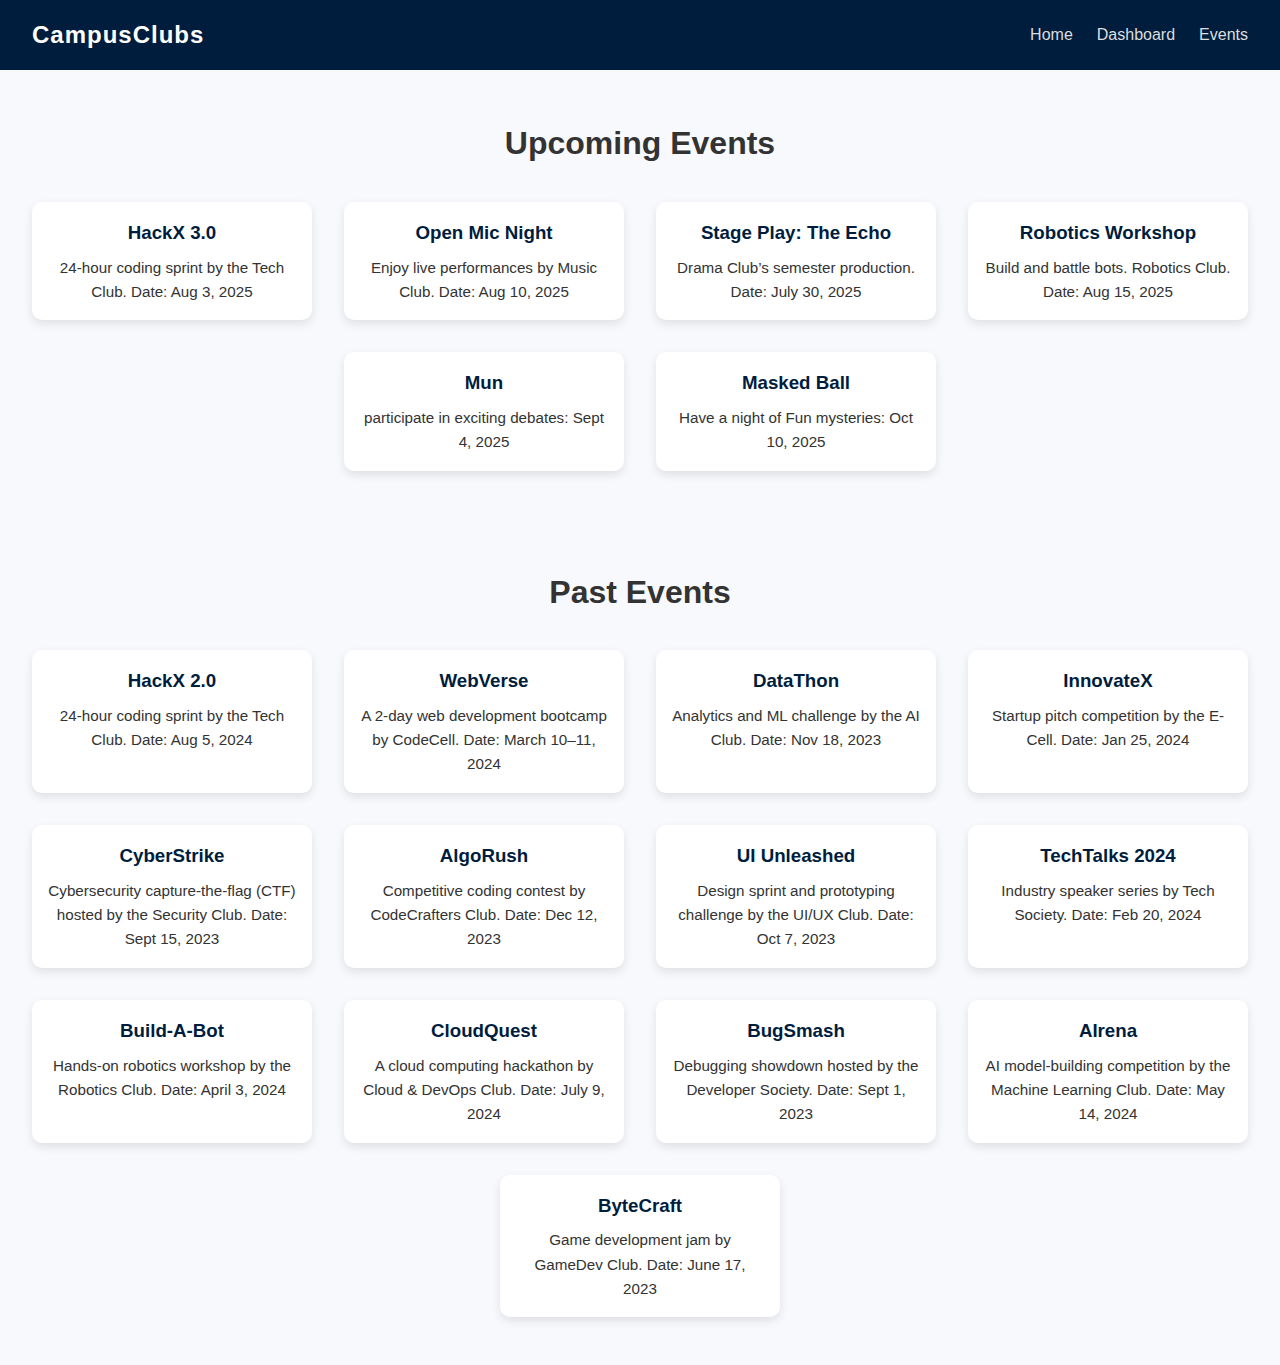
<file: events.html>
<!DOCTYPE html>
<html lang="en">
<head>
  <meta charset="UTF-8" />
  <meta name="viewport" content="width=device-width, initial-scale=1.0"/>
  <title>Events | Campus Clubs</title>
  <link rel="stylesheet" href="style.css" />
  <script src="script.js" defer></script>
</head>
<body>
  <header class="navbar">
    <div class="logo">CampusClubs</div>
    <nav>
      <ul class="nav-links">
        <li><a href="index.html">Home</a></li>
        <li><a href="dashboard.html">Dashboard</a></li>
        <li><a href="events.html" class="active">Events</a></li>
      </ul>
    </nav>
  </header>

  <section class="clubs-section">
    <h2>Upcoming Events</h2>
    <div class="club-cards">
      <div class="club-card">
        <h3>HackX 3.0</h3>
        <p>24-hour coding sprint by the Tech Club. Date: Aug 3, 2025</p>
      </div>
      <div class="club-card">
        <h3>Open Mic Night</h3>
        <p>Enjoy live performances by Music Club. Date: Aug 10, 2025</p>
      </div>
      <div class="club-card">
        <h3>Stage Play: The Echo</h3>
        <p>Drama Club’s semester production. Date: July 30, 2025</p>
      </div>
      <div class="club-card">
        <h3>Robotics Workshop</h3>
        <p>Build and battle bots. Robotics Club. Date: Aug 15, 2025</p>
      </div>
      <div class="club-card">
        <h3>Mun</h3>
        <p>participate in exciting debates: Sept 4, 2025</p>
      </div>
      <div class="club-card">
        <h3>Masked Ball</h3>
        <p>Have a night of Fun mysteries: Oct 10, 2025</p>
      </div>
    </div>
  </section>

    <section class="clubs-section">
    <h2>Past Events</h2>
    <div class="club-cards">
        <div class="club-card">
            <h3>HackX 2.0</h3>
            <p>24-hour coding sprint by the Tech Club. Date: Aug 5, 2024</p>
        </div>
        <div class="club-card">
            <h3>WebVerse</h3>
            <p>A 2-day web development bootcamp by CodeCell. Date: March 10–11, 2024</p>
        </div>
        <div class="club-card">
            <h3>DataThon</h3>
            <p>Analytics and ML challenge by the AI Club. Date: Nov 18, 2023</p>
        </div>
        <div class="club-card">
            <h3>InnovateX</h3>
            <p>Startup pitch competition by the E-Cell. Date: Jan 25, 2024</p>
        </div>
        <div class="club-card">
            <h3>CyberStrike</h3>
            <p>Cybersecurity capture-the-flag (CTF) hosted by the Security Club. Date: Sept 15, 2023</p>
        </div>
        <div class="club-card">
            <h3>AlgoRush</h3>
            <p>Competitive coding contest by CodeCrafters Club. Date: Dec 12, 2023</p>
        </div>
        <div class="club-card">
            <h3>UI Unleashed</h3>
            <p>Design sprint and prototyping challenge by the UI/UX Club. Date: Oct 7, 2023</p>
        </div>
        <div class="club-card">
            <h3>TechTalks 2024</h3>
            <p>Industry speaker series by Tech Society. Date: Feb 20, 2024</p>
        </div>
        <div class="club-card">
            <h3>Build-A-Bot</h3>
            <p>Hands-on robotics workshop by the Robotics Club. Date: April 3, 2024</p>
        </div>
        <div class="club-card">
            <h3>CloudQuest</h3>
            <p>A cloud computing hackathon by Cloud & DevOps Club. Date: July 9, 2024</p>
        </div>
        <div class="club-card">
            <h3>BugSmash</h3>
            <p>Debugging showdown hosted by the Developer Society. Date: Sept 1, 2023</p>
        </div>
        <div class="club-card">
            <h3>AIrena</h3>
            <p>AI model-building competition by the Machine Learning Club. Date: May 14, 2024</p>
        </div>
        <div class="club-card">
            <h3>ByteCraft</h3>
            <p>Game development jam by GameDev Club. Date: June 17, 2023</p>
        </div>
    </div>
</section>
</file>
<file: style.css>
* {
  margin: 0;
  padding: 0;
  box-sizing: border-box;
}

body {
  font-family: "Segoe UI", Tahoma, Geneva, Verdana, sans-serif;
  line-height: 1.6;
  background: #f8f9fd;
  color: #333;
}

.navbar {
  background-color:#001D3D;
  padding: 1rem 2rem;
  display: flex;
  justify-content: space-between;
  align-items: center;
  color: #fff;
}

.navbar .logo {
  font-size: 1.5rem;
  font-weight: bold;
  letter-spacing: 1px;
}

.navbar .nav-links {
  list-style: none;
  display: flex;
  gap: 1.5rem;
}

.navbar .nav-links a {
  text-decoration: none;
  color: #ddd;
  font-weight: 500;
  transition: color 0.3s ease;
}

.navbar .nav-links a:hover {
  color: #7676b4;
}

.clubs-section {
  padding: 3rem 2rem;
  text-align: center;
}

.clubs-section h2 {
  font-size: 2rem;
  margin-bottom: 2rem;
}

.club-cards {
  display: flex;
  flex-wrap: wrap;
  gap: 2rem;
  justify-content: center;
}

.club-card {
  background: white;
  border-radius: 10px;
  box-shadow: 0 4px 10px rgba(0, 0, 0, 0.1);
  width: 280px;
  overflow: hidden;
  transition: transform 0.3s ease;
}

.club-card:hover {
  transform: translateY(-5px);
}

.club-card img {
  width: 100%;
  height: 180px;
  object-fit: cover;
}

.club-card h3 {
  margin: 1rem 0 0.5rem;
  color: #001D3D;
}

.club-card p {
  padding: 0 1rem 1rem;
  font-size: 0.95rem;
}

.footer {
  text-align: center;
  padding: 1rem;
  background-color:#001D3D;
  color: #ccc;
  margin-top: 3rem;
}

.profile-card {
  display: flex;
  flex-direction: column;
  align-items: center;
  background: #f1f1f1;
  padding: 2rem;
  border-radius: 15px;
  max-width: 600px;
  margin: 2rem auto;
  box-shadow: 0 2px 10px rgba(0,0,0,0.1);
}
.profile-img {
  width: 150px;
  height: 150px;
  border-radius: 50%;
  object-fit: cover;
  margin-bottom: 1rem;
}
.profile-info {
  text-align: center;
}
.profile-info p {
  margin: 0.5rem 0;
}

.dashboard-container {
  padding: 2rem;
  max-width: 1200px;
  margin: auto;
}
.dashboard-cards {
  display: flex;
  gap: 1.5rem;
  flex-wrap: wrap;
  margin-bottom: 2rem;
}
.card {
  flex: 1 1 200px;
  background: #ffffff;
  padding: 1.5rem;
  border-radius: 10px;
  box-shadow: 0 2px 8px rgba(0,0,0,0.1);
  text-align: center;
}
.card h3 {
  font-size: 1.2rem;
  margin-bottom: 0.5rem;
}
.card p {
  font-size: 1.8rem;
  font-weight: bold;
  color: #0077b6;
}

.charts {
  display: grid;
  grid-template-columns: 1fr 1fr;
  gap: 2rem;
  margin-bottom: 2rem;
}
.chart-card {
  background: #ffffff;
  padding: 1rem;
  border-radius: 10px;
  box-shadow: 0 2px 8px rgba(0,0,0,0.1);
}

.recent-events {
  background: #ffffff;
  padding: 1.5rem;
  border-radius: 10px;
  box-shadow: 0 2px 8px rgba(0,0,0,0.1);
}
.recent-events h4 {
  margin-bottom: 1rem;
}
.recent-events ul {
  list-style-type: none;
  padding-left: 0;
}
.recent-events li {
  margin-bottom: 0.5rem;
}

.spline-background {
  position: fixed;
  top: 0;
  left: 0;
  width: 100%;
  height: 100%;
  z-index: -1;
  overflow: hidden;
}

.spline-background spline-viewer {
  width: 100%;
  height: 100%;
}

.hero-content {
  position: relative;
  z-index: 1;
  height: 100vh;
  display: flex;
  flex-direction: column;
  justify-content: center;
  align-items: center;
  text-align: center;
  color: white;
  padding: 2rem;
  backdrop-filter: blur(5px);
  border-radius: 1rem;
}

.hero-content h1 {
  font-size: 3rem;
  margin-bottom: 1rem;
}

.hero-content p {
  font-size: 1.2rem;
  margin-bottom: 2rem;
}

.cta-button {
  padding: 0.8rem 2rem;
  background-color: #00B4D8;
  color: #000;
  border: none;
  border-radius: 8px;
  font-weight: bold;
  cursor: pointer;
  transition: all 0.3s ease;
  text-decoration: none;
}

.cta-button:hover {
  background-color: #016276;
}

.chatbot-container {
    position: fixed;
    bottom: 80px;
    right: 20px;
    width: 350px;
    max-height: 500px;
    background-color: #ffffff;
    border-radius: 16px;
    box-shadow: 0 8px 20px rgba(0, 0, 0, 0.15);
    overflow: hidden;
    display: flex;
    flex-direction: column;
    z-index: 1001;
    font-family: 'Segoe UI', sans-serif;
}

.chatbot-header {
    background-color: #001D3D;
    color: #fff;
    padding: 1rem;
    font-weight: bold;
    font-size: 1.1rem;
    display: flex;
    justify-content: space-between;
    align-items: center;
}

.chatbot-header button#close-chatbot {
    background: transparent;
    border: none;
    color: #fff;
    font-size: 1.2rem;
    cursor: pointer;
}

#chatbot-messages {
    flex: 1;
    padding: 1rem;
    overflow-y: auto;
    background-color: #f9f9f9;
}

.message {
    padding: 0.75rem 1rem;
    margin-bottom: 0.5rem;
    border-radius: 20px;
    max-width: 80%;
    line-height: 1.4;
    word-wrap: break-word;
}

.user-message {
    background-color: #daf1ff;
    align-self: flex-end;
    text-align: right;
}

.bot-message {
    background-color: #eeeeee;
    align-self: flex-start;
    text-align: left;
}

.chatbot-input {
    display: flex;
    padding: 0.75rem;
    border-top: 1px solid #ddd;
    background-color: #fff;
}

.chatbot-input input {
    flex: 1;
    padding: 0.6rem 1rem;
    border: 1px solid #ccc;
    border-radius: 20px;
    font-size: 0.95rem;
    outline: none;
}

.chatbot-input button {
    margin-left: 0.5rem;
    background-color: #001D3D;
    color: #fff;
    border: none;
    border-radius: 20px;
    padding: 0.6rem 1.2rem;
    font-size: 0.95rem;
    cursor: pointer;
    transition: background-color 0.3s;
}

.chatbot-input button:hover {
    background-color: #001D3D;
}

.chatbot-toggle-button {
    position: fixed;
    bottom: 15px;
    right: 15px;
    width: 50px;
    height: 50px;
    font-size: 1.8em;
    border-radius: 50%;
    background-color: #001D3D;
    color: white;
    border: none;
    cursor: pointer;
    z-index: 1000;
    box-shadow: 0 4px 10px rgba(0, 0, 0, 0.2);
}
</file>
